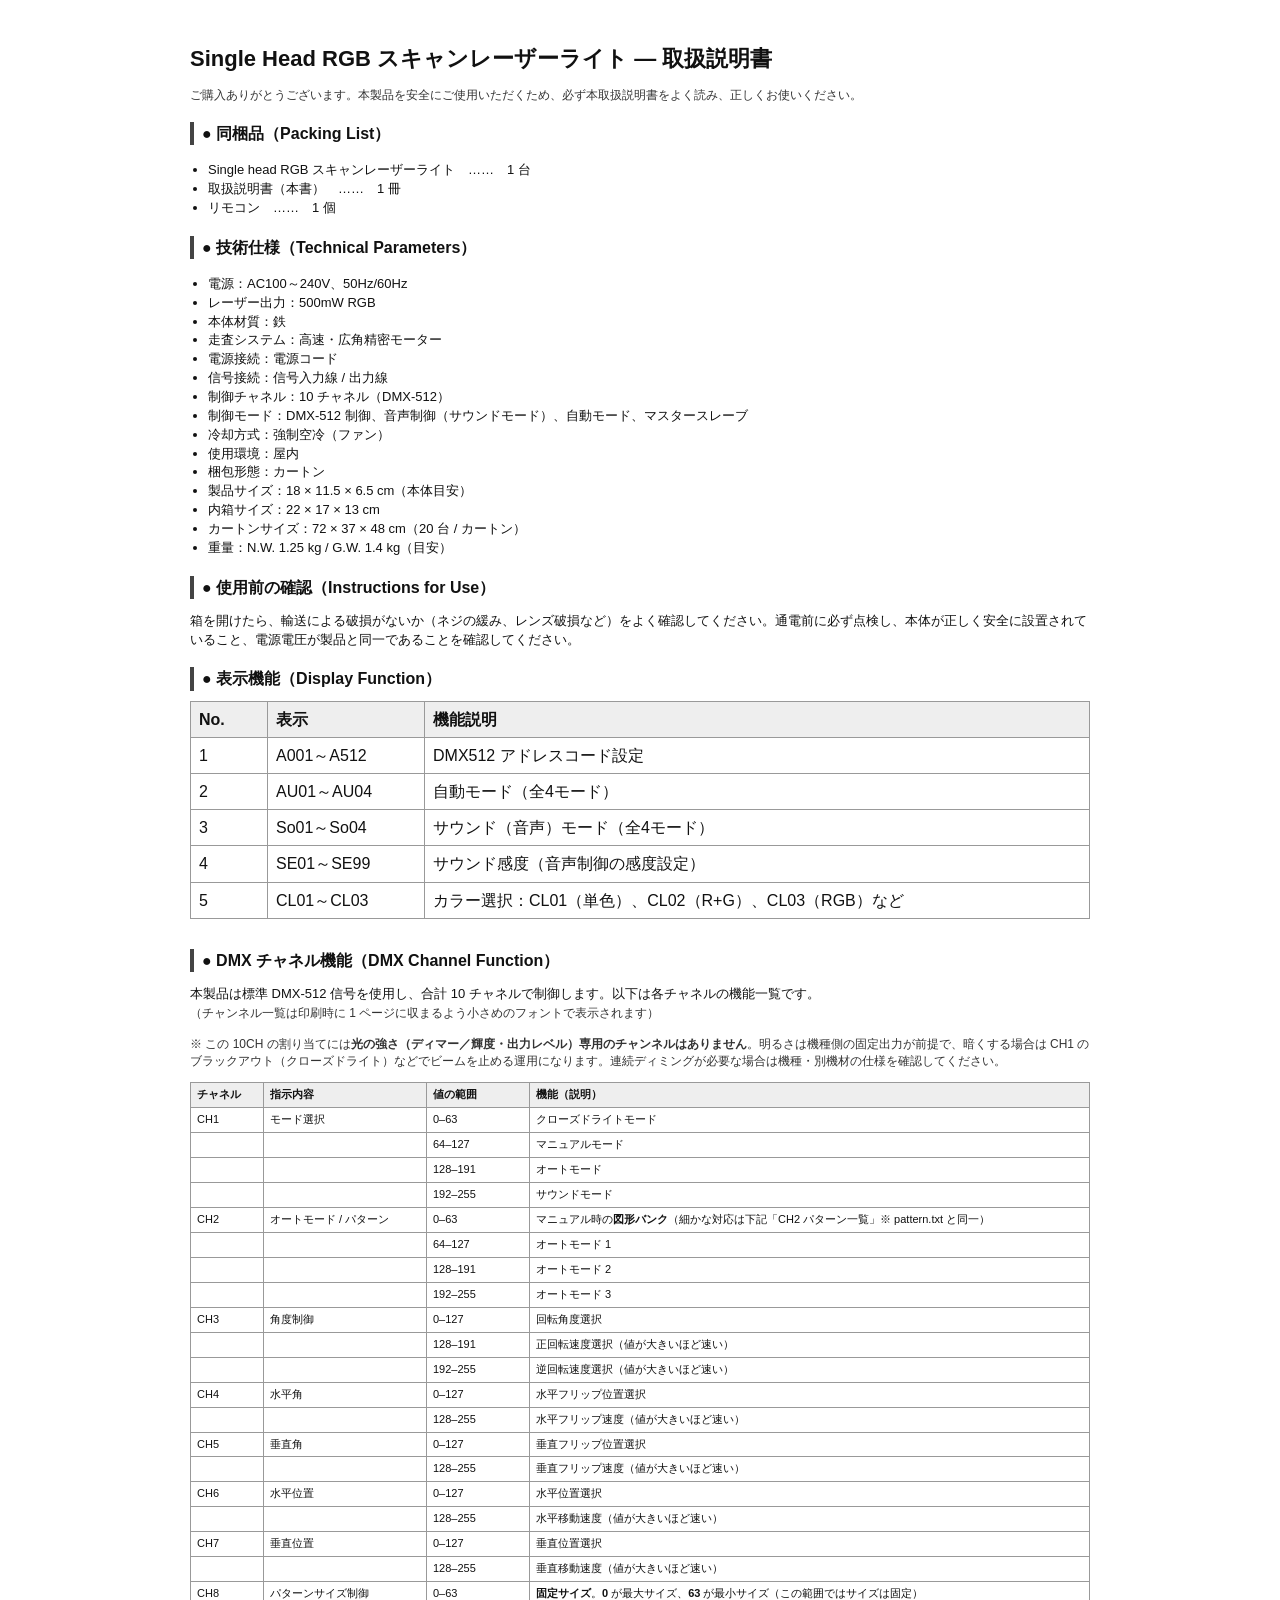
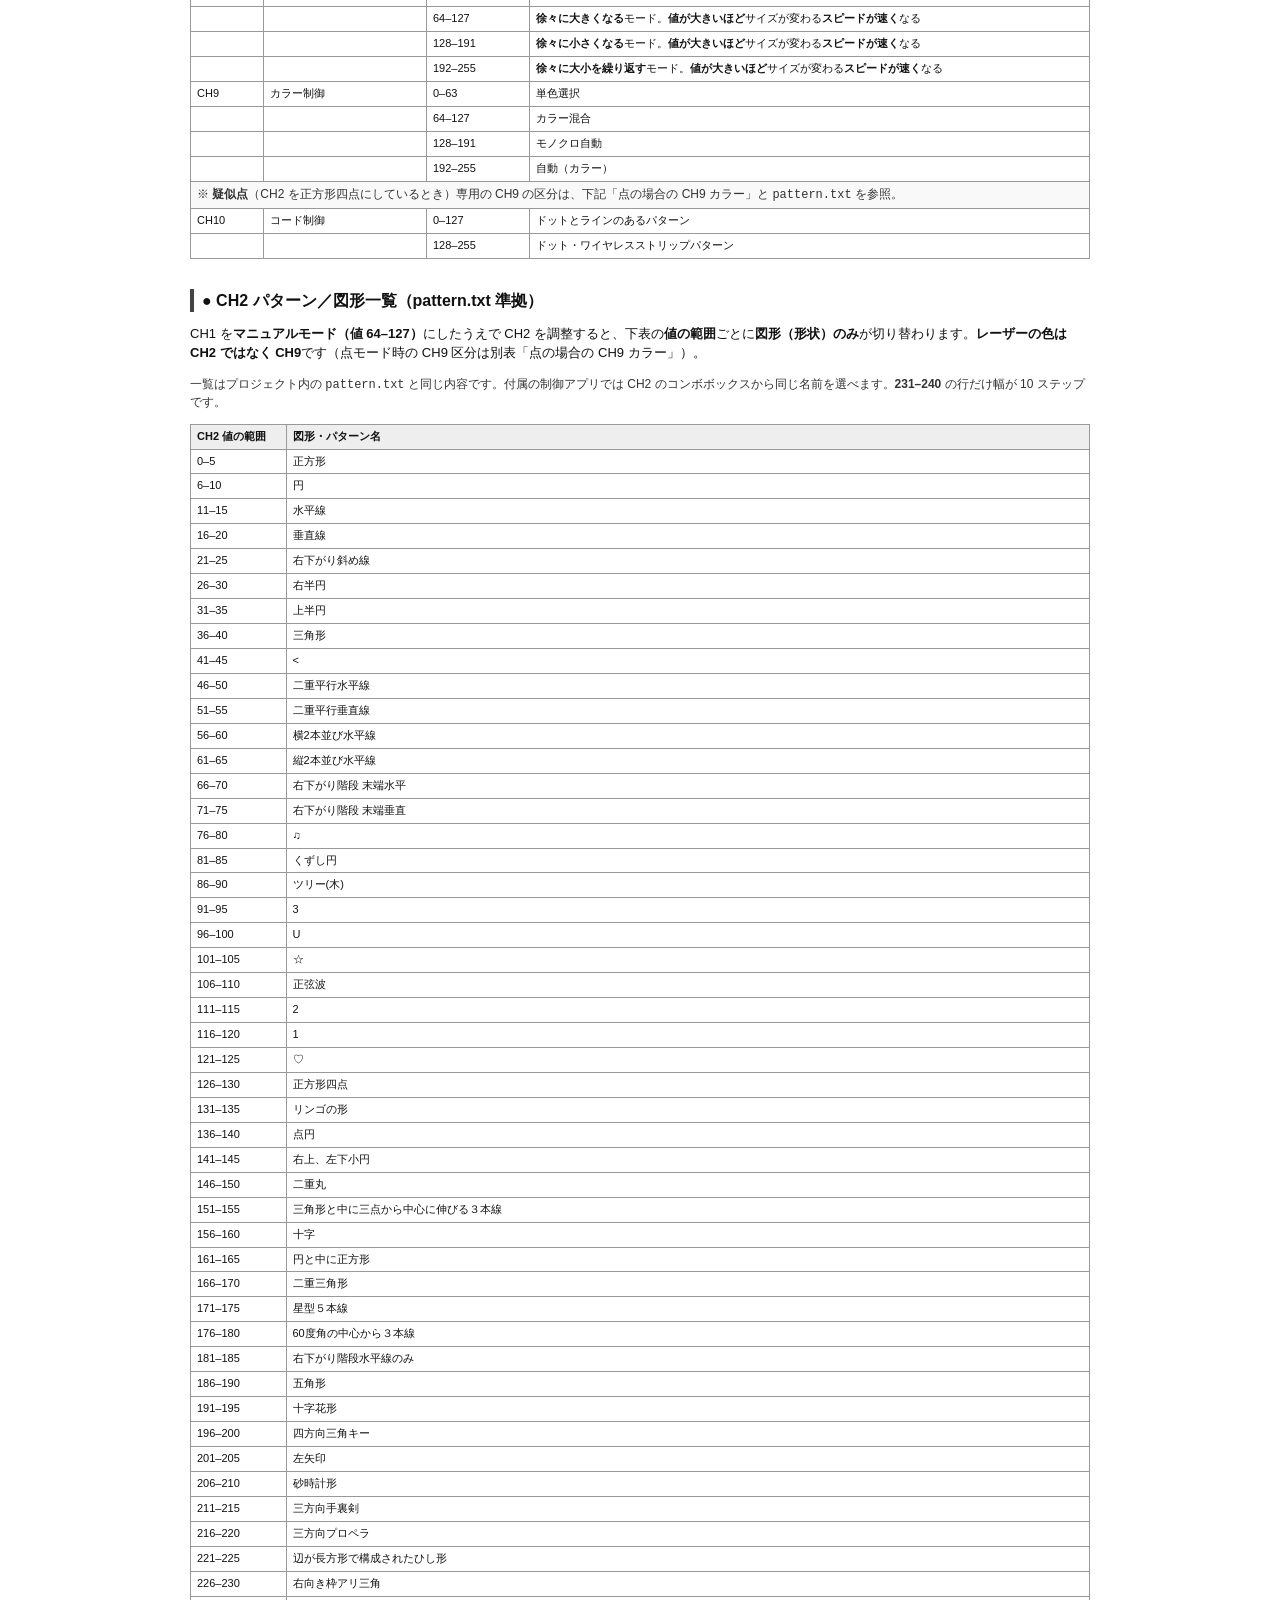
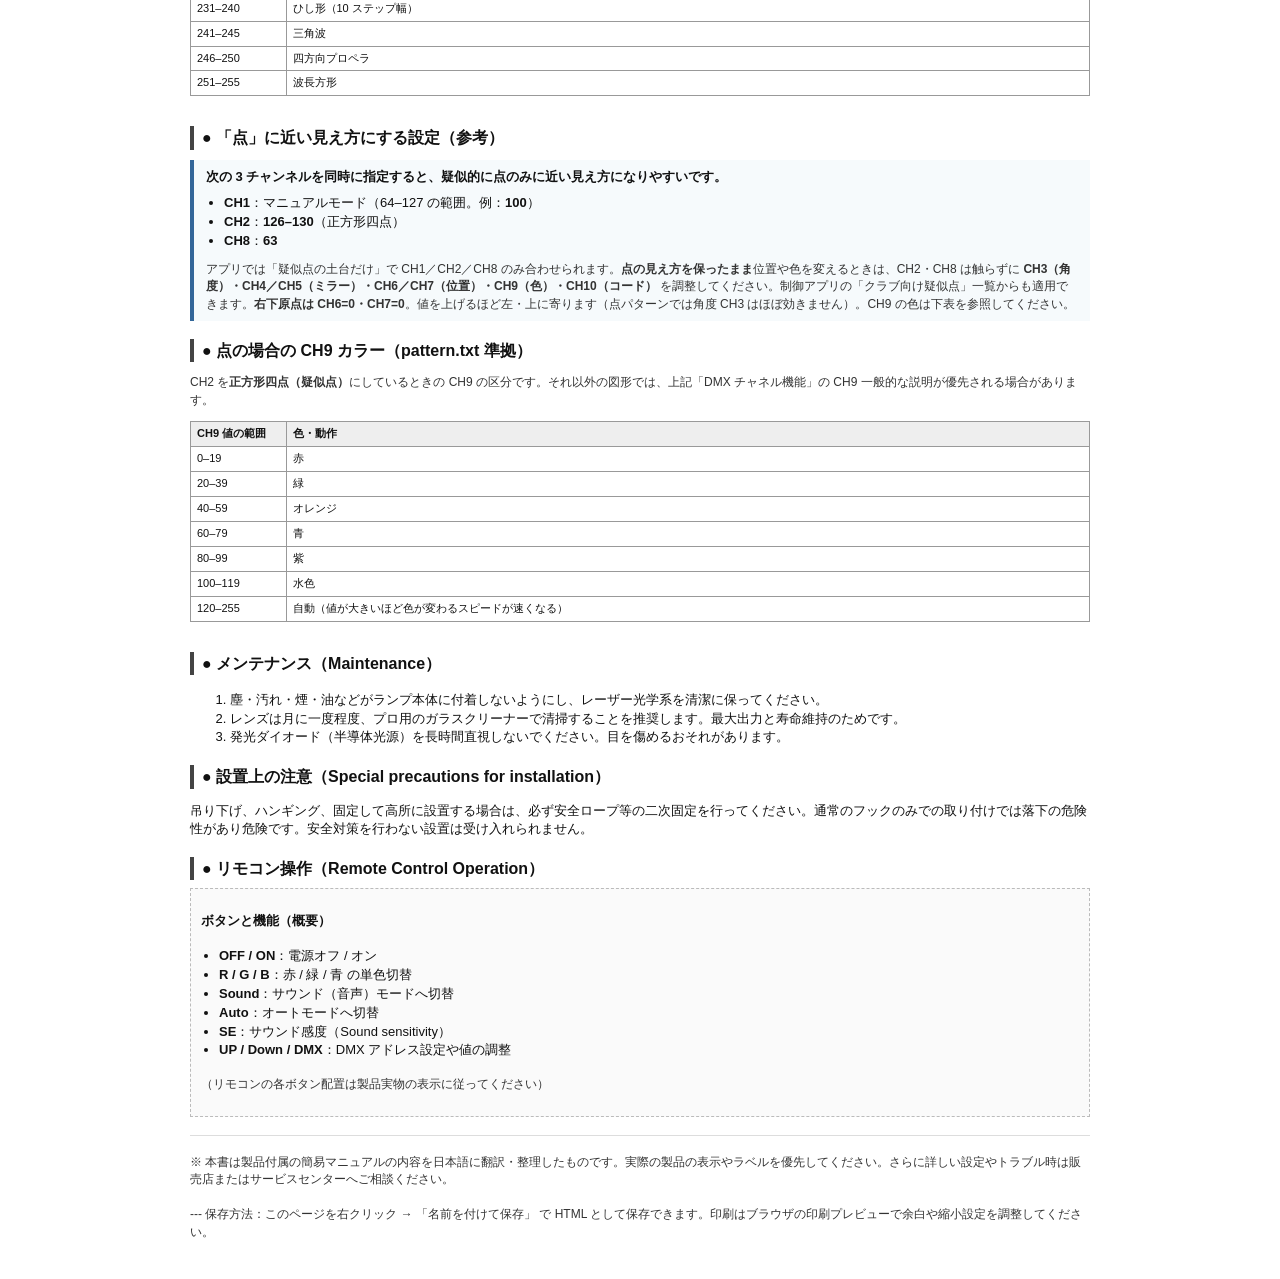
<file: DMX/manual.html>
<!doctype html>
<html lang="ja">
<head>
  <meta charset="utf-8" />
  <meta name="viewport" content="width=device-width,initial-scale=1" />
  <title>Single Head RGB スキャンレーザーライト - 取扱説明書</title>
  <style>
    :root{
      --max-width: 900px;
      --main-font: "Hiragino Kaku Gothic ProN", "Meiryo", sans-serif;
    }
    body{
      font-family: var(--main-font);
      line-height: 1.45;
      color: #111;
      padding: 20px;
      background: #fff;
      -webkit-print-color-adjust: exact;
      print-color-adjust: exact;
    }
    .container{
      max-width: var(--max-width);
      margin: 0 auto;
    }
    h1{
      font-size: 22px;
      margin-bottom: 6px;
    }
    h2{
      font-size: 16px;
      margin-top: 18px;
      margin-bottom: 8px;
      border-left: 4px solid #444;
      padding-left: 8px;
    }
    p, li{
      font-size: 13px;
    }
    ul{ padding-left: 18px; }
    .small { font-size: 12px; color:#333; }
    .table-wrap{ overflow-x:auto; margin:10px 0 18px 0; }
    table{
      border-collapse: collapse;
      width:100%;
      margin-bottom: 12px;
    }
    table th, table td{
      border:1px solid #999;
      padding:6px 8px;
      vertical-align: top;
    }
    table th{
      background:#eee;
      text-align:left;
      font-weight:600;
    }
    /* チャンネル表を印刷1ページに収めるための小さめスタイル */
    .dmx-table-wrapper table{ font-size:11px; }
    .dmx-table-wrapper th, .dmx-table-wrapper td{ padding:4px 6px; }
    .pattern-table-wrapper table{ font-size:11px; }
    .pattern-table-wrapper th, .pattern-table-wrapper td{ padding:4px 6px; vertical-align:top; }
    .pattern-table-wrapper td:first-child{ white-space:nowrap; width:7.5em; }
    .pattern-table-wrapper td:last-child{ word-break:break-word; }
    .callout{
      border-left:4px solid #369;
      padding:8px 12px;
      margin:10px 0 16px 0;
      background:#f6fafc;
    }
    /* リモコンイメージの代替説明ボックス */
    .remote-box{
      border:1px dashed #bbb;
      padding:10px;
      margin-top:8px;
      background:#fafafa;
    }
    /* 印刷用調整 */
    @media print{
      body { padding: 8mm; }
      h1{ font-size:18px; }
      .container{ width: auto; margin:0; }
      .no-print{ display:none; }
      .dmx-table-wrapper table{ font-size:10px; }
      .pattern-table-wrapper table{ font-size:9px; }
      table th, table td{ border: 0.5px solid #666; padding:3px 5px; }
    }
  </style>
</head>
<body>
  <div class="container">
    <h1>Single Head RGB スキャンレーザーライト — 取扱説明書</h1>
    <p class="small">ご購入ありがとうございます。本製品を安全にご使用いただくため、必ず本取扱説明書をよく読み、正しくお使いください。</p>

    <h2>● 同梱品（Packing List）</h2>
    <ul>
      <li>Single head RGB スキャンレーザーライト　……　1 台</li>
      <li>取扱説明書（本書）　……　1 冊</li>
      <li>リモコン　……　1 個</li>
    </ul>

    <h2>● 技術仕様（Technical Parameters）</h2>
    <ul>
      <li>電源：AC100～240V、50Hz/60Hz</li>
      <li>レーザー出力：500mW RGB</li>
      <li>本体材質：鉄</li>
      <li>走査システム：高速・広角精密モーター</li>
      <li>電源接続：電源コード</li>
      <li>信号接続：信号入力線 / 出力線</li>
      <li>制御チャネル：10 チャネル（DMX-512）</li>
      <li>制御モード：DMX-512 制御、音声制御（サウンドモード）、自動モード、マスタースレーブ</li>
      <li>冷却方式：強制空冷（ファン）</li>
      <li>使用環境：屋内</li>
      <li>梱包形態：カートン</li>
      <li>製品サイズ：18 × 11.5 × 6.5 cm（本体目安）</li>
      <li>内箱サイズ：22 × 17 × 13 cm</li>
      <li>カートンサイズ：72 × 37 × 48 cm（20 台 / カートン）</li>
      <li>重量：N.W. 1.25 kg / G.W. 1.4 kg（目安）</li>
    </ul>

    <h2>● 使用前の確認（Instructions for Use）</h2>
    <p>箱を開けたら、輸送による破損がないか（ネジの緩み、レンズ破損など）をよく確認してください。通電前に必ず点検し、本体が正しく安全に設置されていること、電源電圧が製品と同一であることを確認してください。</p>

    <h2>● 表示機能（Display Function）</h2>
    <div class="table-wrap">
      <table>
        <thead>
          <tr><th style="width:60px">No.</th><th style="width:140px">表示</th><th>機能説明</th></tr>
        </thead>
        <tbody>
          <tr><td>1</td><td>A001～A512</td><td>DMX512 アドレスコード設定</td></tr>
          <tr><td>2</td><td>AU01～AU04</td><td>自動モード（全4モード）</td></tr>
          <tr><td>3</td><td>So01～So04</td><td>サウンド（音声）モード（全4モード）</td></tr>
          <tr><td>4</td><td>SE01～SE99</td><td>サウンド感度（音声制御の感度設定）</td></tr>
          <tr><td>5</td><td>CL01～CL03</td><td>カラー選択：CL01（単色）、CL02（R+G）、CL03（RGB）など</td></tr>
        </tbody>
      </table>
    </div>

    <h2>● DMX チャネル機能（DMX Channel Function）</h2>
    <p>本製品は標準 DMX-512 信号を使用し、合計 10 チャネルで制御します。以下は各チャネルの機能一覧です。<br><span class="small">（チャンネル一覧は印刷時に 1 ページに収まるよう小さめのフォントで表示されます）</span></p>
    <p class="small">※ この 10CH の割り当てには<strong>光の強さ（ディマー／輝度・出力レベル）専用のチャンネルはありません</strong>。明るさは機種側の固定出力が前提で、暗くする場合は CH1 のブラックアウト（クローズドライト）などでビームを止める運用になります。連続ディミングが必要な場合は機種・別機材の仕様を確認してください。</p>

    <div class="dmx-table-wrapper table-wrap">
      <table>
        <thead>
          <tr>
            <th style="width:60px">チャネル</th>
            <th style="width:150px">指示内容</th>
            <th style="width:90px">値の範囲</th>
            <th>機能（説明）</th>
          </tr>
        </thead>
        <tbody>
          <tr><td>CH1</td><td>モード選択</td><td>0–63</td><td>クローズドライトモード</td></tr>
          <tr><td></td><td></td><td>64–127</td><td>マニュアルモード</td></tr>
          <tr><td></td><td></td><td>128–191</td><td>オートモード</td></tr>
          <tr><td></td><td></td><td>192–255</td><td>サウンドモード</td></tr>

          <tr><td>CH2</td><td>オートモード / パターン</td><td>0–63</td><td>マニュアル時の<strong>図形バンク</strong>（細かな対応は下記「CH2 パターン一覧」※ pattern.txt と同一）</td></tr>
          <tr><td></td><td></td><td>64–127</td><td>オートモード 1</td></tr>
          <tr><td></td><td></td><td>128–191</td><td>オートモード 2</td></tr>
          <tr><td></td><td></td><td>192–255</td><td>オートモード 3</td></tr>

          <tr><td>CH3</td><td>角度制御</td><td>0–127</td><td>回転角度選択</td></tr>
          <tr><td></td><td></td><td>128–191</td><td>正回転速度選択（値が大きいほど速い）</td></tr>
          <tr><td></td><td></td><td>192–255</td><td>逆回転速度選択（値が大きいほど速い）</td></tr>

          <tr><td>CH4</td><td>水平角</td><td>0–127</td><td>水平フリップ位置選択</td></tr>
          <tr><td></td><td></td><td>128–255</td><td>水平フリップ速度（値が大きいほど速い）</td></tr>

          <tr><td>CH5</td><td>垂直角</td><td>0–127</td><td>垂直フリップ位置選択</td></tr>
          <tr><td></td><td></td><td>128–255</td><td>垂直フリップ速度（値が大きいほど速い）</td></tr>

          <tr><td>CH6</td><td>水平位置</td><td>0–127</td><td>水平位置選択</td></tr>
          <tr><td></td><td></td><td>128–255</td><td>水平移動速度（値が大きいほど速い）</td></tr>

          <tr><td>CH7</td><td>垂直位置</td><td>0–127</td><td>垂直位置選択</td></tr>
          <tr><td></td><td></td><td>128–255</td><td>垂直移動速度（値が大きいほど速い）</td></tr>

          <tr><td>CH8</td><td>パターンサイズ制御</td><td>0–63</td><td><strong>固定サイズ</strong>。<strong>0</strong> が最大サイズ、<strong>63</strong> が最小サイズ（この範囲ではサイズは固定）</td></tr>
          <tr><td></td><td></td><td>64–127</td><td><strong>徐々に大きくなる</strong>モード。<strong>値が大きいほど</strong>サイズが変わる<strong>スピードが速く</strong>なる</td></tr>
          <tr><td></td><td></td><td>128–191</td><td><strong>徐々に小さくなる</strong>モード。<strong>値が大きいほど</strong>サイズが変わる<strong>スピードが速く</strong>なる</td></tr>
          <tr><td></td><td></td><td>192–255</td><td><strong>徐々に大小を繰り返す</strong>モード。<strong>値が大きいほど</strong>サイズが変わる<strong>スピードが速く</strong>なる</td></tr>

          <tr><td>CH9</td><td>カラー制御</td><td>0–63</td><td>単色選択</td></tr>
          <tr><td></td><td></td><td>64–127</td><td>カラー混合</td></tr>
          <tr><td></td><td></td><td>128–191</td><td>モノクロ自動</td></tr>
          <tr><td></td><td></td><td>192–255</td><td>自動（カラー）</td></tr>
          <tr><td colspan="4" class="small" style="background:#f9f9f9;">※ <strong>疑似点</strong>（CH2 を正方形四点にしているとき）専用の CH9 の区分は、下記「点の場合の CH9 カラー」と <code>pattern.txt</code> を参照。</td></tr>

          <tr><td>CH10</td><td>コード制御</td><td>0–127</td><td>ドットとラインのあるパターン</td></tr>
          <tr><td></td><td></td><td>128–255</td><td>ドット・ワイヤレスストリップパターン</td></tr>
        </tbody>
      </table>
    </div>

    <h2>● CH2 パターン／図形一覧（pattern.txt 準拠）</h2>
    <p>CH1 を<strong>マニュアルモード（値 64–127）</strong>にしたうえで CH2 を調整すると、下表の<strong>値の範囲</strong>ごとに<strong>図形（形状）のみ</strong>が切り替わります。<strong>レーザーの色は CH2 ではなく CH9</strong>です（点モード時の CH9 区分は別表「点の場合の CH9 カラー」）。</p>
    <p class="small">一覧はプロジェクト内の <code>pattern.txt</code> と同じ内容です。付属の制御アプリでは CH2 のコンボボックスから同じ名前を選べます。<strong>231–240</strong> の行だけ幅が 10 ステップです。</p>

    <div class="pattern-table-wrapper table-wrap">
      <table>
        <thead>
          <tr><th>CH2 値の範囲</th><th>図形・パターン名</th></tr>
        </thead>
        <tbody>
          <tr><td>0–5</td><td>正方形</td></tr>
          <tr><td>6–10</td><td>円</td></tr>
          <tr><td>11–15</td><td>水平線</td></tr>
          <tr><td>16–20</td><td>垂直線</td></tr>
          <tr><td>21–25</td><td>右下がり斜め線</td></tr>
          <tr><td>26–30</td><td>右半円</td></tr>
          <tr><td>31–35</td><td>上半円</td></tr>
          <tr><td>36–40</td><td>三角形</td></tr>
          <tr><td>41–45</td><td>&lt;</td></tr>
          <tr><td>46–50</td><td>二重平行水平線</td></tr>
          <tr><td>51–55</td><td>二重平行垂直線</td></tr>
          <tr><td>56–60</td><td>横2本並び水平線</td></tr>
          <tr><td>61–65</td><td>縦2本並び水平線</td></tr>
          <tr><td>66–70</td><td>右下がり階段 末端水平</td></tr>
          <tr><td>71–75</td><td>右下がり階段 末端垂直</td></tr>
          <tr><td>76–80</td><td>♫</td></tr>
          <tr><td>81–85</td><td>くずし円</td></tr>
          <tr><td>86–90</td><td>ツリー(木)</td></tr>
          <tr><td>91–95</td><td>3</td></tr>
          <tr><td>96–100</td><td>U</td></tr>
          <tr><td>101–105</td><td>☆</td></tr>
          <tr><td>106–110</td><td>正弦波</td></tr>
          <tr><td>111–115</td><td>2</td></tr>
          <tr><td>116–120</td><td>1</td></tr>
          <tr><td>121–125</td><td>♡</td></tr>
          <tr><td>126–130</td><td>正方形四点</td></tr>
          <tr><td>131–135</td><td>リンゴの形</td></tr>
          <tr><td>136–140</td><td>点円</td></tr>
          <tr><td>141–145</td><td>右上、左下小円</td></tr>
          <tr><td>146–150</td><td>二重丸</td></tr>
          <tr><td>151–155</td><td>三角形と中に三点から中心に伸びる３本線</td></tr>
          <tr><td>156–160</td><td>十字</td></tr>
          <tr><td>161–165</td><td>円と中に正方形</td></tr>
          <tr><td>166–170</td><td>二重三角形</td></tr>
          <tr><td>171–175</td><td>星型５本線</td></tr>
          <tr><td>176–180</td><td>60度角の中心から３本線</td></tr>
          <tr><td>181–185</td><td>右下がり階段水平線のみ</td></tr>
          <tr><td>186–190</td><td>五角形</td></tr>
          <tr><td>191–195</td><td>十字花形</td></tr>
          <tr><td>196–200</td><td>四方向三角キー</td></tr>
          <tr><td>201–205</td><td>左矢印</td></tr>
          <tr><td>206–210</td><td>砂時計形</td></tr>
          <tr><td>211–215</td><td>三方向手裏剣</td></tr>
          <tr><td>216–220</td><td>三方向プロペラ</td></tr>
          <tr><td>221–225</td><td>辺が長方形で構成されたひし形</td></tr>
          <tr><td>226–230</td><td>右向き枠アリ三角</td></tr>
          <tr><td>231–240</td><td>ひし形（10 ステップ幅）</td></tr>
          <tr><td>241–245</td><td>三角波</td></tr>
          <tr><td>246–250</td><td>四方向プロペラ</td></tr>
          <tr><td>251–255</td><td>波長方形</td></tr>
        </tbody>
      </table>
    </div>

    <h2>● 「点」に近い見え方にする設定（参考）</h2>
    <div class="callout">
      <p style="margin:0 0 8px 0;"><strong>次の 3 チャンネルを同時に指定すると、疑似的に点のみに近い見え方になりやすいです。</strong></p>
      <ul style="margin:0;">
        <li><strong>CH1</strong>：マニュアルモード（64–127 の範囲。例：<strong>100</strong>）</li>
        <li><strong>CH2</strong>：<strong>126–130</strong>（正方形四点）</li>
        <li><strong>CH8</strong>：<strong>63</strong></li>
      </ul>
      <p class="small" style="margin:10px 0 0 0;">アプリでは「疑似点の土台だけ」で CH1／CH2／CH8 のみ合わせられます。<strong>点の見え方を保ったまま</strong>位置や色を変えるときは、CH2・CH8 は触らずに <strong>CH3（角度）・CH4／CH5（ミラー）・CH6／CH7（位置）・CH9（色）・CH10（コード）</strong> を調整してください。制御アプリの「クラブ向け疑似点」一覧からも適用できます。<strong>右下原点は CH6=0・CH7=0</strong>。値を上げるほど左・上に寄ります（点パターンでは角度 CH3 はほぼ効きません）。CH9 の色は下表を参照してください。</p>
    </div>

    <h2>● 点の場合の CH9 カラー（pattern.txt 準拠）</h2>
    <p class="small">CH2 を<strong>正方形四点（疑似点）</strong>にしているときの CH9 の区分です。それ以外の図形では、上記「DMX チャネル機能」の CH9 一般的な説明が優先される場合があります。</p>
    <div class="pattern-table-wrapper table-wrap">
      <table>
        <thead>
          <tr><th>CH9 値の範囲</th><th>色・動作</th></tr>
        </thead>
        <tbody>
          <tr><td>0–19</td><td>赤</td></tr>
          <tr><td>20–39</td><td>緑</td></tr>
          <tr><td>40–59</td><td>オレンジ</td></tr>
          <tr><td>60–79</td><td>青</td></tr>
          <tr><td>80–99</td><td>紫</td></tr>
          <tr><td>100–119</td><td>水色</td></tr>
          <tr><td>120–255</td><td>自動（値が大きいほど色が変わるスピードが速くなる）</td></tr>
        </tbody>
      </table>
    </div>

    <h2>● メンテナンス（Maintenance）</h2>
    <ol>
      <li>塵・汚れ・煙・油などがランプ本体に付着しないようにし、レーザー光学系を清潔に保ってください。</li>
      <li>レンズは月に一度程度、プロ用のガラスクリーナーで清掃することを推奨します。最大出力と寿命維持のためです。</li>
      <li>発光ダイオード（半導体光源）を長時間直視しないでください。目を傷めるおそれがあります。</li>
    </ol>

    <h2>● 設置上の注意（Special precautions for installation）</h2>
    <p>吊り下げ、ハンギング、固定して高所に設置する場合は、必ず安全ロープ等の二次固定を行ってください。通常のフックのみでの取り付けでは落下の危険性があり危険です。安全対策を行わない設置は受け入れられません。</p>

    <h2>● リモコン操作（Remote Control Operation）</h2>
    <div class="remote-box">
      <p><strong>ボタンと機能（概要）</strong></p>
      <ul>
        <li><strong>OFF / ON</strong>：電源オフ / オン</li>
        <li><strong>R / G / B</strong>：赤 / 緑 / 青 の単色切替</li>
        <li><strong>Sound</strong>：サウンド（音声）モードへ切替</li>
        <li><strong>Auto</strong>：オートモードへ切替</li>
        <li><strong>SE</strong>：サウンド感度（Sound sensitivity）</li>
        <li><strong>UP / Down / DMX</strong>：DMX アドレス設定や値の調整</li>
      </ul>
      <p class="small">（リモコンの各ボタン配置は製品実物の表示に従ってください）</p>
    </div>

    <hr style="margin:18px 0; border:none; border-top:1px solid #ddd;" />

    <p class="small">※ 本書は製品付属の簡易マニュアルの内容を日本語に翻訳・整理したものです。実際の製品の表示やラベルを優先してください。さらに詳しい設定やトラブル時は販売店またはサービスセンターへご相談ください。</p>

    <p class="no-print small" style="margin-top:18px;">--- 保存方法：このページを右クリック → 「名前を付けて保存」 で HTML として保存できます。印刷はブラウザの印刷プレビューで余白や縮小設定を調整してください。</p>
  </div>
</body>
</html>
</file>
